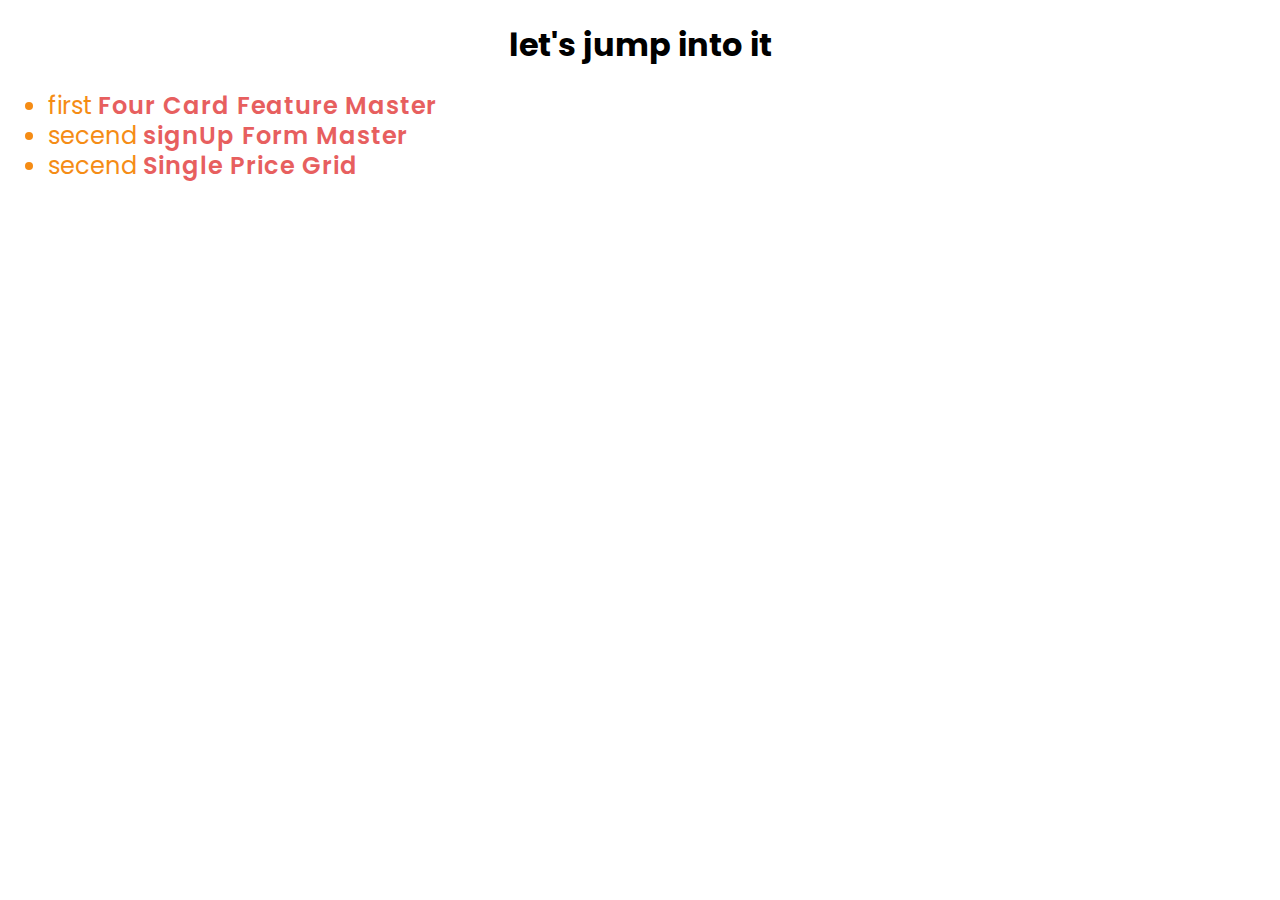
<file: index.html>
<!DOCTYPE html>
<html lang="en">
<head>
  <meta charset="UTF-8">
  <meta http-equiv="X-UA-Compatible" content="IE=edge">
  <meta name="viewport" content="width=device-width, initial-scale=1.0">
  <title>jump</title>
  <link rel="stylesheet" href="style.css">
</head>
<body>
  <h1>let's jump into it</h1>

  <ul>
    <li>first  <a href="four-card-feature-section-master/index.html">Four Card Feature Master</a></li>
    <li>secend   <a href="intro-component-with-signup-form-master/index.html">signUp Form Master</a></li>
    <li>secend   <a href="./single-price-grid-component-master/index.html">Single Price Grid</a></li>

  </ul>
</body>
</html>
</file>
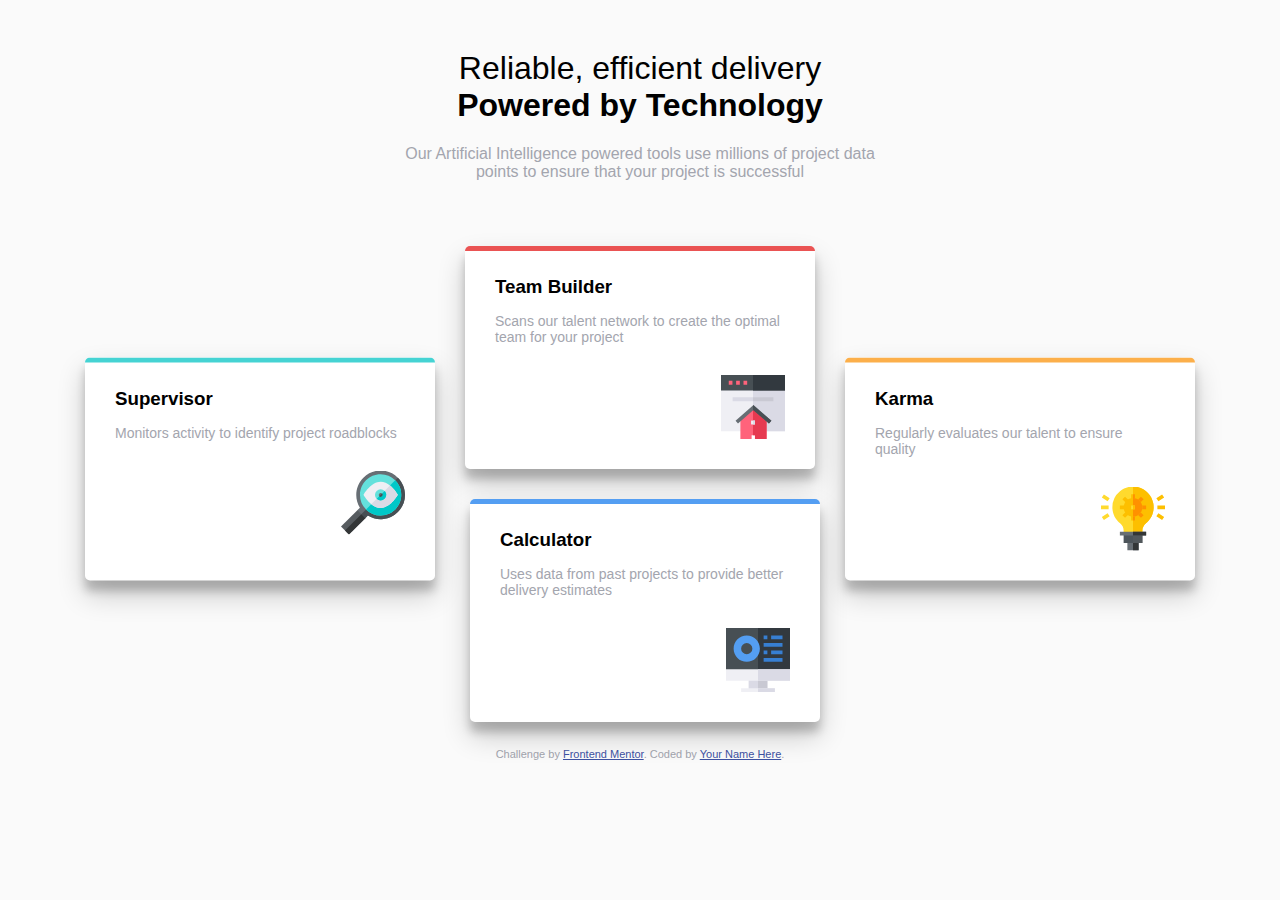
<file: four-card-feature-section-master/index.html>
<!DOCTYPE html>
<html lang="en">
<head>
  <meta charset="UTF-8">
  <meta name="viewport" content="width=device-width, initial-scale=1.0"> <!-- displays site properly based on user's device -->

  <link rel="icon" type="image/png" sizes="32x32" href="./images/favicon-32x32.png">

  <!-- style -->
  <link rel="stylesheet" href="style.css">

  <title>Frontend Mentor | Four card feature section</title>

  <!-- Feel free to remove these styles or customise in your own stylesheet 👍 -->
  <style>
    .attribution { font-size: 11px; text-align: center; }
    .attribution a { color: hsl(228, 45%, 44%); }
  </style>
</head>
<body>
  
  <header>
      <h1>Reliable, efficient delivery
        <span> Powered by Technology</span>
      </h1>
  <P>
    Our Artificial Intelligence powered tools use millions of project data points 
    to ensure that your project is successful
  </P>

    
  </header>

  <div class="container">
    <div class="box box-cyan box-push">
        <h3>Supervisor</h3>
        <p>Monitors activity to identify project roadblocks </p>
        <img src="images/icon-supervisor.svg" alt="supervisor">
    </div>
    <div class="box box-red">
      <h3>Team Builder </h3>
        <p>Scans our talent network to create the optimal team for your project</p>
        <img src="images/icon-team-builder.svg" alt="Builder">
      </div>
    <div class="box box-orange box-push">
      <h3>Karma</h3>
  <p>Regularly evaluates our talent to ensure quality</p>
  <img src="images/icon-karma.svg" alt="Karma">
</div>
    <div class="box box-blue">
      <h3>Calculator </h3>
  <p>Uses data from past projects to provide better delivery estimates</p>
  <img src="images/icon-calculator.svg" alt="Calculator">
    </div>

  </div>




  

  

  
  <footer>
    <p class="attribution">
      Challenge by <a href="https://www.frontendmentor.io?ref=challenge" target="_blank">Frontend Mentor</a>. 
      Coded by <a href="#">Your Name Here</a>.
    </p>
  </footer>
</body>
</html>
</file>
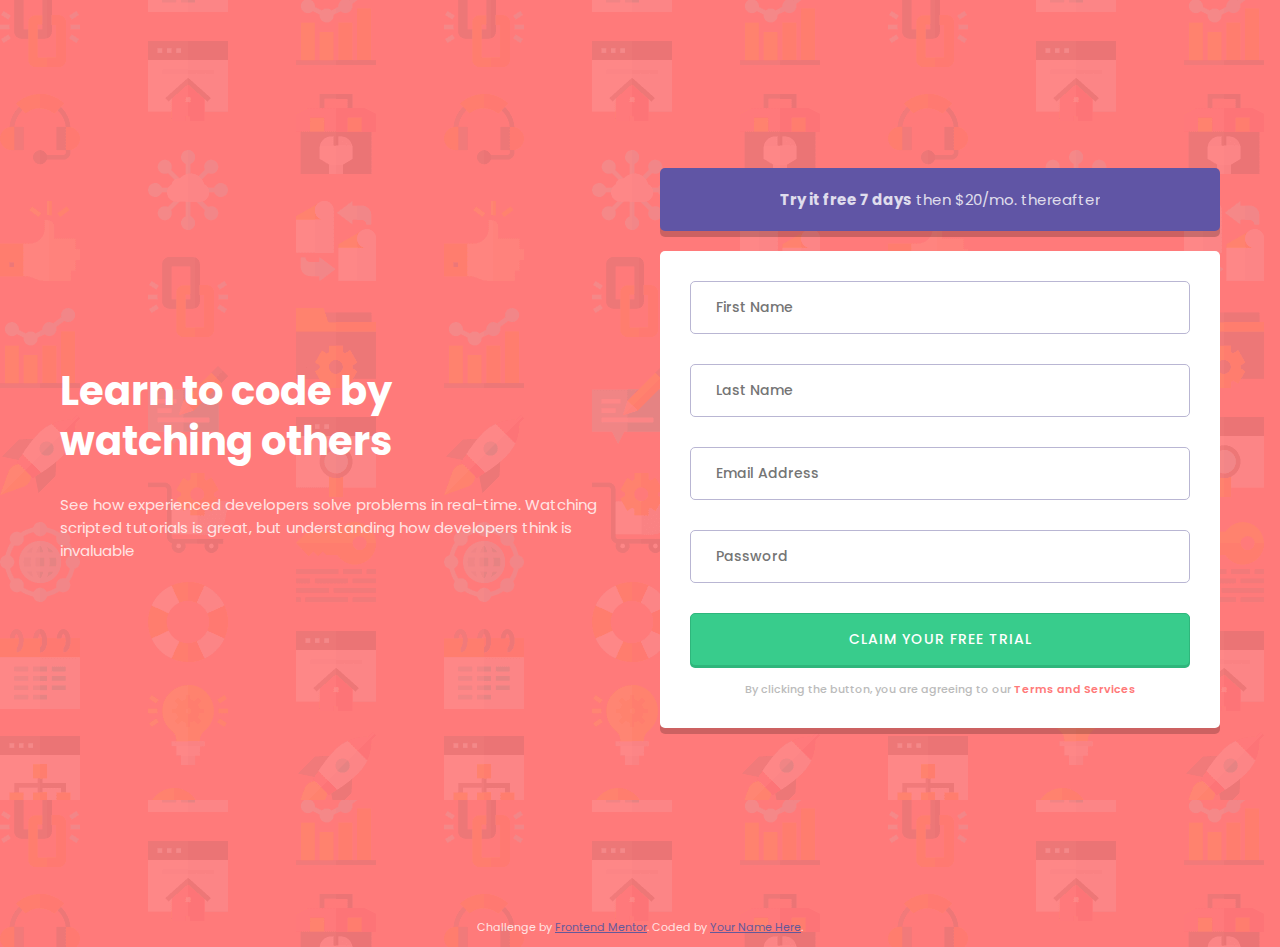
<file: intro-component-with-signup-form-master/index.html>
<!DOCTYPE html>
<html lang="en">
<head>
  <meta charset="UTF-8">
  <meta name="viewport" content="width=device-width, initial-scale=1.0"> <!-- displays site properly based on user's device -->

  <link rel="icon" type="image/png" sizes="32x32" href="./images/favicon-32x32.png">
  
  <title>Frontend Mentor | Intro component with sign up form</title>
  <link rel="stylesheet" href="style.css">

  <!-- Feel free to remove these styles or customise in your own stylesheet 👍 -->
  <style>
    .attribution { font-size: 11px; text-align: center; }
    .attribution a { color: hsl(228, 45%, 44%); }
  </style>
</head>
<body>
  <div class="container">
    <div>
      <h1> Learn to code by <br> watching others</h1>
      <p>
        See how experienced developers solve problems in real-time. Watching scripted tutorials is great, 
        but understanding how developers think is invaluable
      </p>
    </div>
    <div>
      <div class="box box-blue">
              <p><strong>Try it free 7 days</strong> then $20/mo. thereafter</p>
          </div>
          <form class="box" id="form">
            <div class="form-control">
              <input type="text" id="firstname" placeholder="First Name" />
              <img src="./images/icon-error.svg" alt="error-icon" />
              <small></small>
            </div>
            <div class="form-control">
              <input type="text" id="lastname" placeholder="Last Name" />
              <img src="./images/icon-error.svg" alt="error-icon" />
              <small></small>
            </div>
            <div class="form-control">
              <input type="email" id="email" placeholder="Email Address" />
              <img src="./images/icon-error.svg" alt="error-icon" />
              <small></small>
            </div>
            <div class="form-control">
              <input type="password" id="password" placeholder="Password" />
              <img src="./images/icon-error.svg" alt="error-icon" />
              <small></small>
            </div>
  
            <button>Claim your free trial</button>
            <small>
              By clicking the button, you are agreeing to our
              <a href="#">Terms and Services</a>
            </small>
          </form>
    </div>
  </div>
  
  
  
  <footer>
    <p class="attribution">
      Challenge by <a href="https://www.frontendmentor.io?ref=challenge" target="_blank">Frontend Mentor</a>. 
      Coded by <a href="#">Your Name Here</a>.
    </p>
  </footer>

  <script src="./script.js"></script>
</body>
</html>
</file>
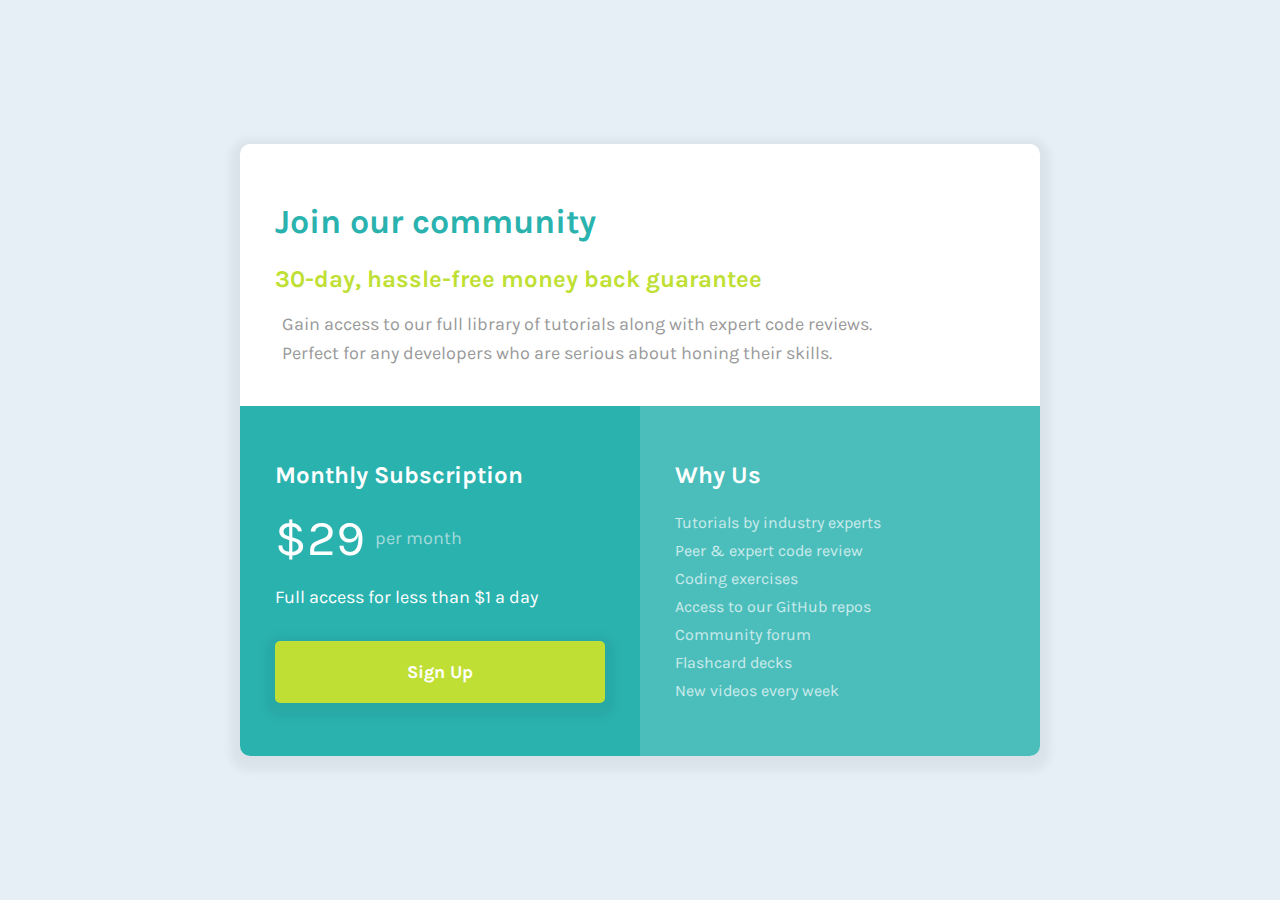
<file: single-price-grid-component-master/index.html>
<!DOCTYPE html>
<html lang="en">
	<head>
		<meta charset="UTF-8" />
		<meta name="viewport" content="width=device-width, initial-scale=1.0" />
		<!-- displays site properly based on user's device -->

		<link
			rel="icon"
			type="image/png"
			sizes="32x32"
			href="./images/favicon-32x32.png"
		/>

		<title>Frontend Mentor | Single Price Grid Component</title>

		<link rel="stylesheet" href="./style.css" />
	</head>
	<body>
		<main>
			<section>
				<h1>
					Join our community
				</h1>

				<h2 class="yellow-text">
					30-day, hassle-free money back guarantee
				</h2>
				<p class="light-black">
					Gain access to our full library of tutorials along with expert code
					reviews.
				</p>
				<p class="light-black">
					Perfect for any developers who are serious about honing their skills.
				</p>
			</section>

			<div class="row">
				<section class="cyan">
					<h2>
						Monthly Subscription
					</h2>

					<p class="faded">
						<span class="big">&dollar;29</span>
						per month
					</p>

					<p>
						Full access for less than &dollar;1 a day
					</p>

					<button>
						Sign Up
					</button>
				</section>

				<section class="greyish-blue">
					<h2>
						Why Us
					</h2>

					<ul>
						<li>Tutorials by industry experts</li>
						<li>Peer &amp; expert code review</li>
						<li>Coding exercises</li>
						<li>Access to our GitHub repos</li>
						<li>Community forum</li>
						<li>Flashcard decks</li>
						<li>New videos every week</li>
					</ul>
				</section>
			</div>
		</main>
	</body>
</html>
</file>
<file: style.css>
@import url('https://fonts.googleapis.com/css?family=Poppins:400,500,600,700&display=swap');


h1{
  font-family: 'poppins', sans-serif;
  text-align: center;
}

li{
  font-family: 'poppins', sans-serif;
  font-size: 24px;
  font-weight: 400;
  line-height: 30px;
  color: rgb(245, 140, 21);


} 

a{
  letter-spacing: 1px;
  text-decoration: none;
  color: rgb(231, 95, 95);
  font-weight: 600;
}
</file>
<file: four-card-feature-section-master/style.css>
@import url('https://fonts.googleapis.com/css2?family=Poppins:wght@200;400;600&display=swap');

*{
  box-sizing: border-box;
}

body{
  font-family: 'Pappins', sans-serif;
  background-color: hsl(0, 0%, 98%);
}

header{
  max-width: 500px;
  text-align: center;
  margin: 50px auto;
}

h1{
  font-weight: 200;
}

h1 span{
  font-weight: 600;
}

.container{
  display: flex;
  flex-wrap: wrap;
  margin: 0 auto;
  max-width: 1140px;
}

.box{
  background-color: white;
  padding: 30px;
  margin: 15px;
  width: 350px;
  position: relative;
  overflow: hidden;
  box-shadow: 0 14px 28px rgba(0,0,0,0.2), 0 10px 10px rgba(0,0,0,0.2);
  border-radius: 5px;
}

.box-red::after{
background-color:  hsl(0, 78%, 62%);
}

.box-cyan::after{
background-color: hsl(180, 62%, 55%);
}
.box-orange::after{
background-color: hsl(34, 97%, 64%);
}
.box-blue::after{
background-color: hsl(212, 86%, 64%);
}

.box-push{
  transform: translateY(50%);
}
.box-blue{
  transform: translateX(110%);
}


.box::after{
  content: '';
  position: absolute;
  top: 0;
  left: 0;
  height: 5px;
  width: 100%;

}

.box h3{
  margin: 0;
}

.box img{
  display: block;
  margin-left: auto;
}

.box p {
  font-size: 14px;
  margin: 15px 0 30px;
}

p {
  color: hsl(229, 6%, 66%);
}

@media (max-width: 775px){
  .box-push{
    transform: translateY(0);
  }
}
</file>
<file: intro-component-with-signup-form-master/style.css>
@import url('https://fonts.googleapis.com/css?family=Poppins:400,500,600,700&display=swap');

* {
	box-sizing: border-box;
}

body {
	background-color: hsl(0, 100%, 74%);
	background-image: url('./images/bg-intro-desktop.png');
	color: #fff;
	font-family: 'Poppins', sans-serif;
}

.container {
	display: flex;
	align-items: center;
	justify-content: center;
	flex-wrap: wrap;
	max-width: 1200px;
	margin: 0 auto;
	min-height: 100vh;
}

.container > div {
	flex: 1;
	padding: 0 20px;
}

h1 {
	font-size: 40px;
	line-height: 50px;
}

p {
	font-size: 15px;
	opacity: 0.8;
}

.box {
	background-color: #fff;
	border-radius: 5px;
	box-shadow: 0 6px rgba(0, 0, 0, 0.2);
	padding: 30px;
	margin-bottom: 20px;
	text-align: center;
}

.box p {
	margin: 0;
}

.box-blue {
	background-color: hsl(248, 32%, 49%);
	padding: 20px;
}

.form-control {
	position: relative;
	margin-bottom: 30px;
}

.form-control small {
	color: hsl(0, 100%, 74%);
	font-weight: 600;
	position: absolute;
	bottom: -24px;
	right: 0;
	opacity: 0;
	text-align: right;
}

input {
	border-radius: 5px;
	border: 1.3px solid hsl(246, 25%, 77%);
	font-family: 'Poppins', sans-serif;
	font-size: 14px;
	font-weight: 500;
	padding: 15px 25px;
	display: block;
	width: 100%;
}

.form-control.error input {
	border-color: hsl(0, 100%, 74%);
	color: hsl(0, 100%, 74%);
}

.form-control.error input::placeholder {
	color: hsl(0, 100%, 74%);
}

input:focus {
	border: 1.3px solid hsl(248, 32%, 49%);
	outline: none;
}

.form-control img {
	opacity: 0;
	position: absolute;
	top: 50%;
	right: 15px;
	transform: translateY(-50%);
	height: 20px;
}

.form-control.error img {
	opacity: 1;
}

button {
	background-color: hsl(154, 59%, 51%);
	border-radius: 5px;
	border: 1px solid hsl(154, 59%, 45%);
	box-shadow: 0 2px hsl(154, 59%, 45%);
	color: #fff;
	cursor: pointer;
	display: block;
	font-family: 'Poppins', sans-serif;
	font-size: 14px;
	font-weight: 500;
	padding: 15px 25px;
	letter-spacing: 1px;
	text-transform: uppercase;
	width: 100%;
}

button:focus {
	outline: none;
}

button:active {
	box-shadow: 0 0 hsl(154, 59%, 45%);
	transform: translateY(2px);
}

.form-control small {
	opacity: 0;
}

.form-control.error small {
	opacity: 1;
}

small {
	display: block;
	color: #bbb;
	font-size: 11px;
	font-weight: 500;
	margin-top: 15px;
}

small a {
	color: hsl(0, 100%, 74%);
	font-weight: 600;
	text-decoration: none;
}

@media screen and (max-width: 768px) {
	h1 {
		text-align: center;
	}

	p {
		text-align: center;
	}

	.container {
		flex-direction: column;
	}
}
</file>
<file: single-price-grid-component-master/style.css>
@import url('https://fonts.googleapis.com/css?family=Karla:400,700&display=swap');

* {
	box-sizing: border-box;
}

body {
	background-color: hsl(204, 43%, 93%);
	display: flex;
	align-items: center;
	justify-content: center;
	font-family: 'Karla', sans-serif;
	padding: 20px;
	margin: 0;
	min-height: 100vh;
}

main {
	background-color: #fff;
	border-radius: 10px;
	box-shadow: 0 5px 10px 10px rgba(0, 0, 0, 0.05);
	max-width: 800px;
	margin: auto;
	overflow: hidden;
	width: 800px;
}

section {
	padding: 35px;
}

.greyish-blue {
	background-color: hsl(179, 47%, 52%);
	color: #fff;
}

.cyan {
	background-color: hsl(179, 62%, 43%);
	color: #fff;
}

.row {
	display: flex;
}

.row > section {
	flex: 1;
}

h1 {
	color: hsl(179, 62%, 43%);
	font-size: 34px;
}

.yellow-text {
	color: hsl(71, 73%, 54%);
}

p {
	font-size: 18px;
}

p.light-black {
	color: #999;
	margin: 7px;
}

p.faded {
	color: hsl(179, 43%, 75%);
	display: flex;
	align-items: center;
	/* LEE-UM WANTS A DIRTY HACK... ADD IT HERE! */
}

p.faded span {
	color: #fff;
	font-size: 50px;
	margin-right: 10px;
}

button {
	background-color: hsl(71, 73%, 54%);
	border-radius: 5px;
	border: none;
	box-shadow: 0 5px 10px 10px rgba(0, 0, 0, 0.05);
	color: #fff;
	font-family: 'Karla', sans-serif;
	font-size: 18px;
	font-weight: 700;
	padding: 20px 0;
	margin-top: 15px;
	width: 100%;
}

ul {
	list-style-type: none;
	padding: 0;
	opacity: 0.7;
}

ul li {
	line-height: 28px;
}

@media screen and (max-width: 600px) {
	.row {
		flex-direction: column;
	}
}
</file>
